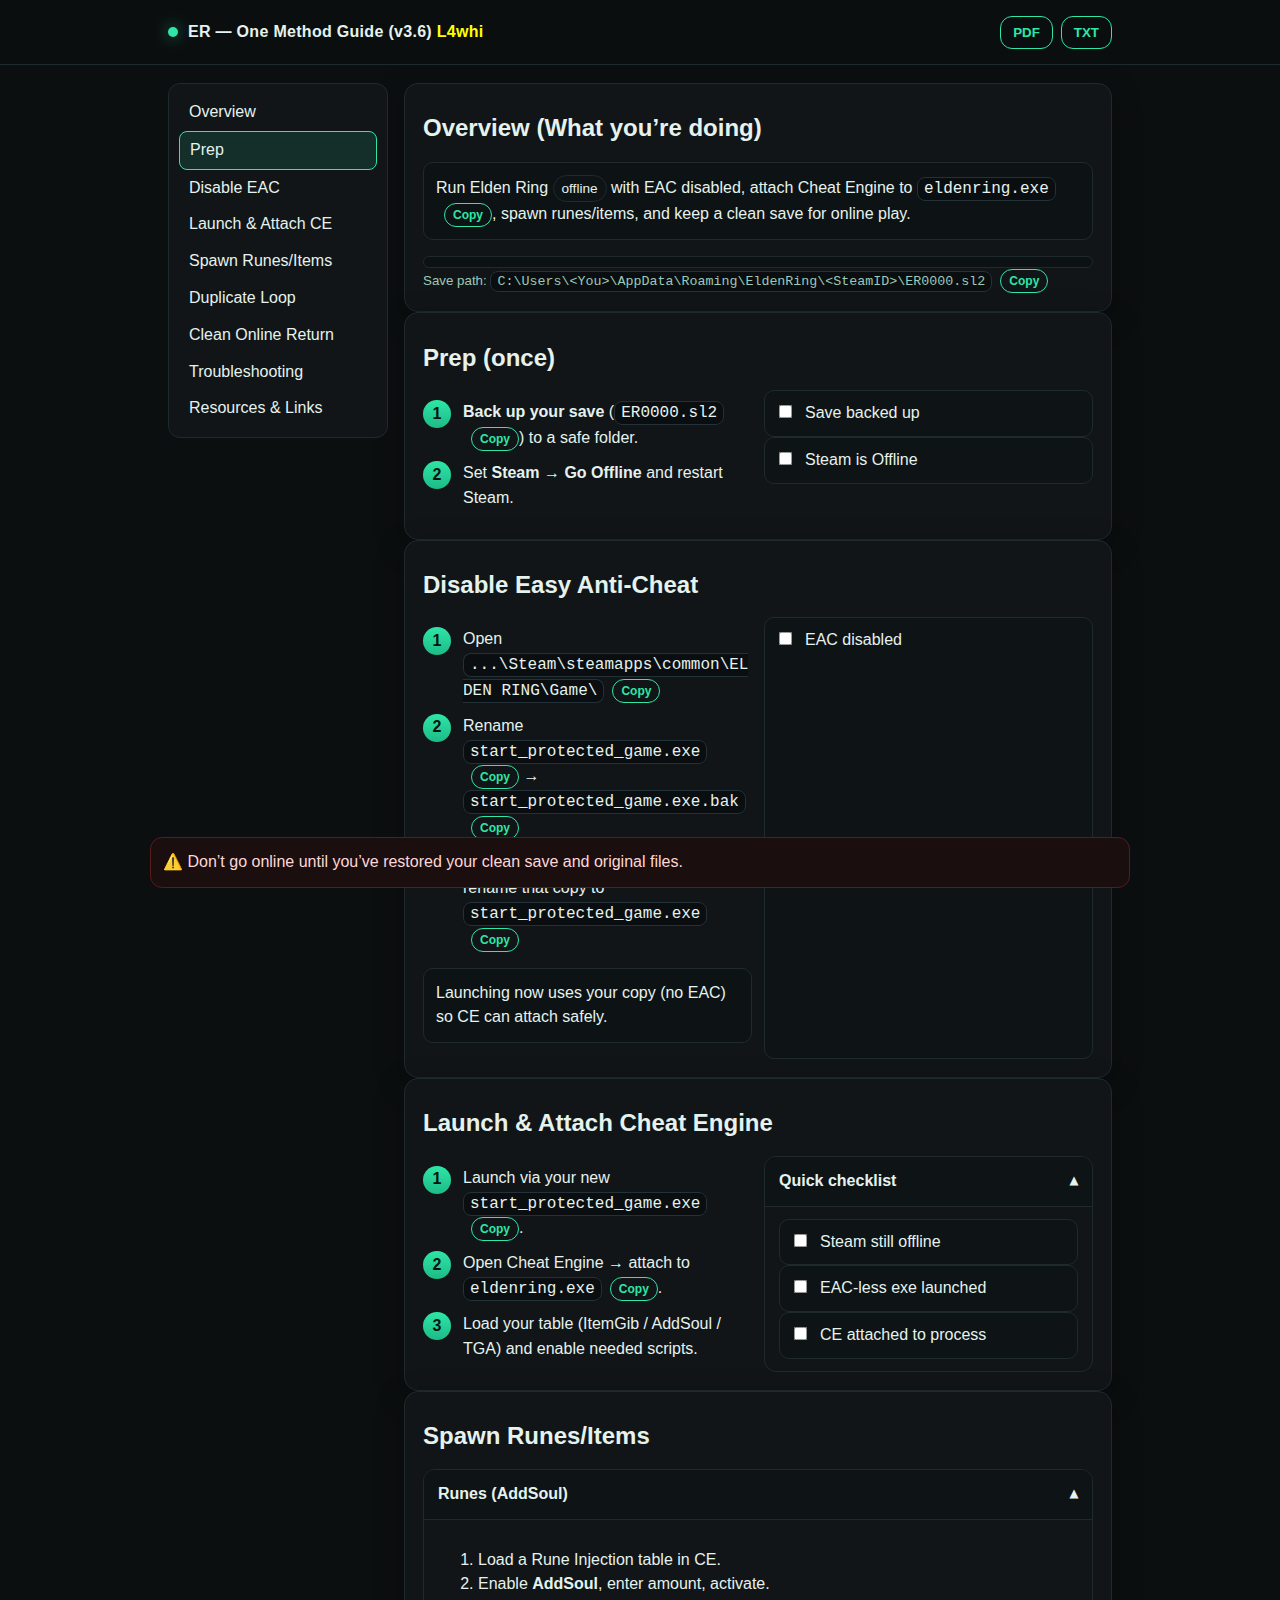
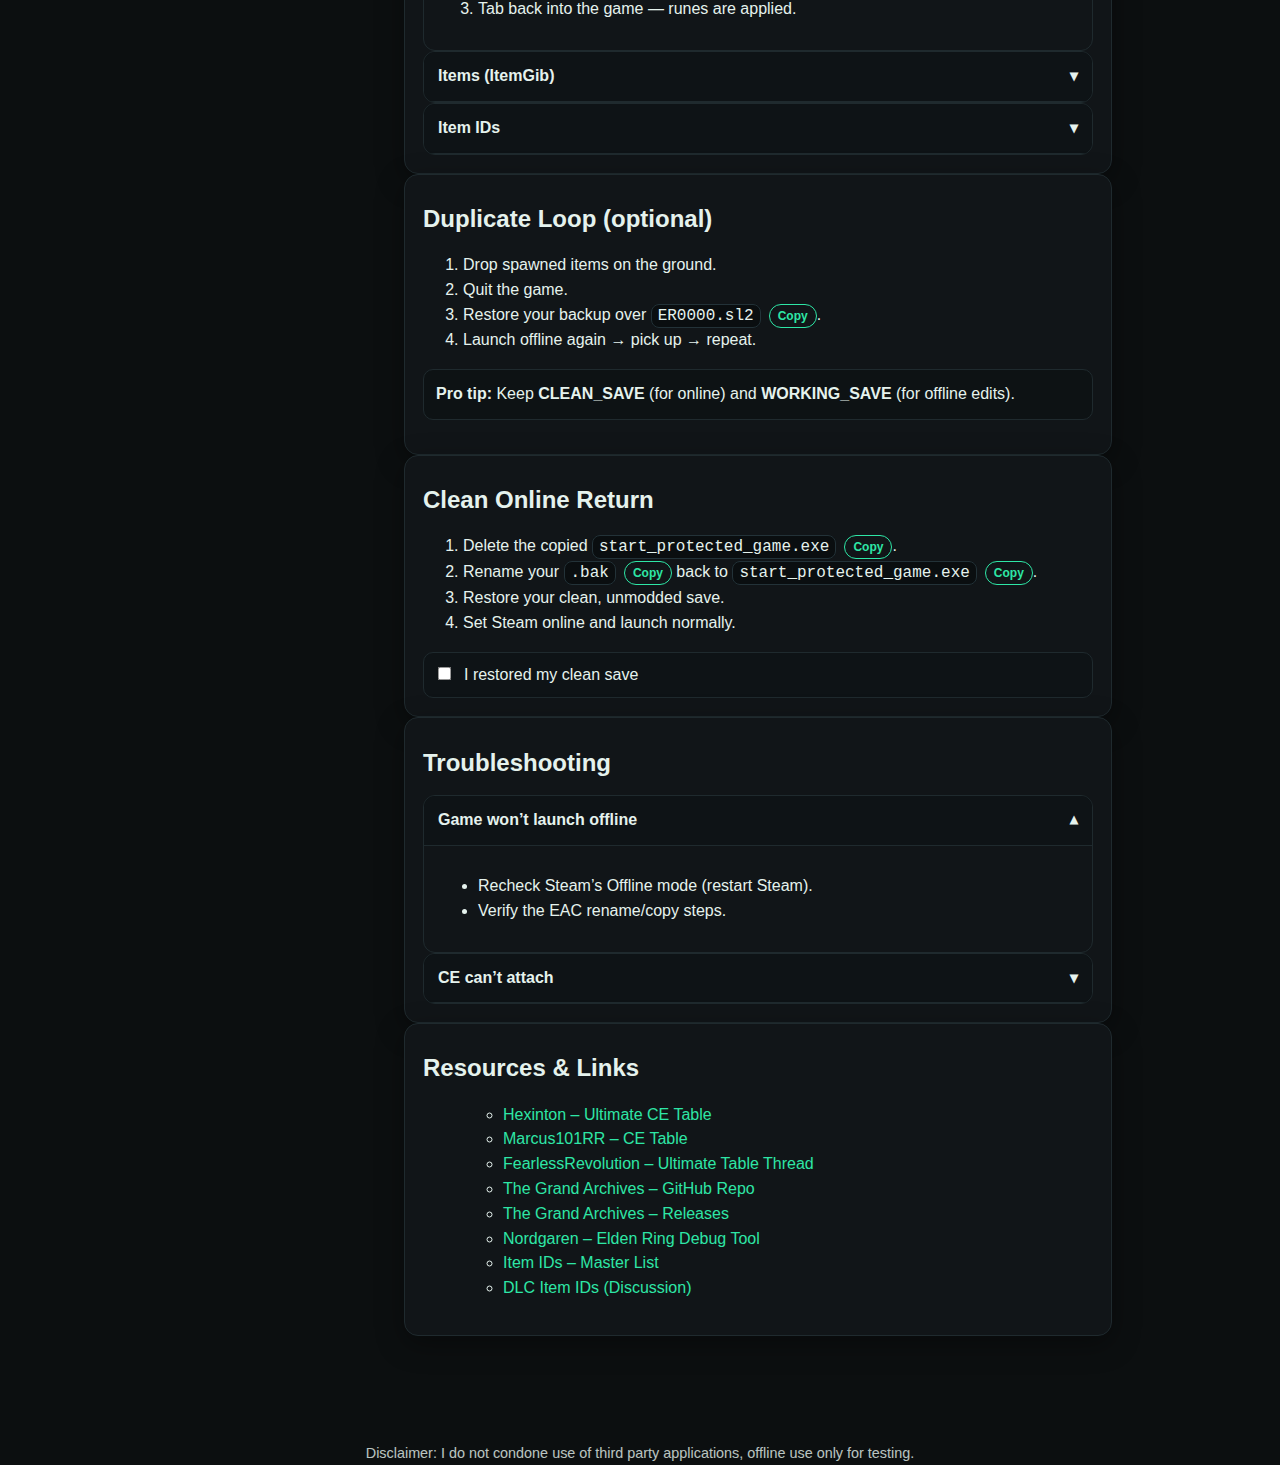
<file: index.html>
<!DOCTYPE html><html lang='en'><head><meta charset='utf-8'><meta name='viewport' content='width=device-width, initial-scale=1, viewport-fit=cover'><title>Elden Ring — One Method (v3.6)</title><meta name='theme-color' content='#0c0f10'><link rel='stylesheet' href='styles.css'></head><body>


<div id="progressbar" aria-hidden="true"></div>
<header>
  <div class="wrap">
        <div class="brand"><span class="dot"></span><span>ER — One Method Guide (v3.6) <a style="color:yellow" href="https://discord.com/users/1379567450533793903">L4whi</a></span></div>
    <div class="controls" title="Quick search: / or Ctrl/⌘+K">
      <button class="btn ghost menuBtn" id="menuBtn" title="Open menu">Menu</button>
      <button class="btn ghost" id="exportPDF" title="Export as PDF">PDF</button>
      <button class="btn ghost" id="exportTXT" title="Download all steps as .txt">TXT</button>
    </div>
  </div>
</header>

<div class="container">
  <aside class="side"><nav class="nav">
      <a href="#overview">Overview</a>
      <a href="#prep">Prep</a>
      <a href="#eac">Disable EAC</a>
      <a href="#launch">Launch & Attach CE</a>
      <a href="#spawn">Spawn Runes/Items</a>
      <a href="#dupe">Duplicate Loop</a>
      <a href="#online">Clean Online Return</a>
      <a href="#troubleshoot">Troubleshooting</a>
      <a href="#resources">Resources &amp; Links</a>
  </nav></aside>

  <main class="main" id="main">
    <section class="card" id="overview">
      <h2>Overview (What you’re doing)</h2>
      <p class="callout">Run Elden Ring <span class="badge">offline</span> with EAC disabled, attach Cheat Engine to <span class="kbd">eldenring.exe</span>, spawn runes/items, and keep a clean save for online play.</p>
      <div class="meter" title="Offline Safety Meter"><span id="meterbar"></span></div>
      <small class="muted">Save path: <span class="kbd">C:\Users\&lt;You&gt;\AppData\Roaming\EldenRing\&lt;SteamID&gt;\ER0000.sl2</span></small>
    </section>

    <section class="card" id="prep">
      <h2>Prep (once)</h2>
      <div class="grid two">
        <div>
          <div class="step"><div class="num">1</div><div><b>Back up your save</b> (<span class="kbd">ER0000.sl2</span>) to a safe folder.</div></div>
          <div class="step"><div class="num">2</div><div>Set <b>Steam → Go Offline</b> and restart Steam.</div></div>
        </div>
        <div>
          <div class="check"><input type="checkbox" id="c1"><label for="c1">Save backed up</label></div>
          <div class="check"><input type="checkbox" id="c2"><label for="c2">Steam is Offline</label></div>
        </div>
      </div>
    </section>

    <section class="card" id="eac">
      <h2>Disable Easy Anti‑Cheat</h2>
      <div class="grid two">
        <div>
          <div class="step"><div class="num">1</div><div>Open <span class="kbd">...\Steam\steamapps\common\ELDEN RING\Game\</span></div></div>
          <div class="step"><div class="num">2</div><div>Rename <span class="kbd">start_protected_game.exe</span> → <span class="kbd">start_protected_game.exe.bak</span></div></div>
          <div class="step"><div class="num">3</div><div>Copy <span class="kbd">eldenring.exe</span> and rename that copy to <span class="kbd">start_protected_game.exe</span></div></div>
          <p class="callout">Launching now uses your copy (no EAC) so CE can attach safely.</p>
        </div>
        <div class="check"><input type="checkbox" id="c3"><label for="c3">EAC disabled</label></div>
      </div>
    </section>

    <section class="card" id="launch">
      <h2>Launch & Attach Cheat Engine</h2>
      <div class="grid two">
        <div>
          <div class="step"><div class="num">1</div><div>Launch via your new <span class="kbd">start_protected_game.exe</span>.</div></div>
          <div class="step"><div class="num">2</div><div>Open Cheat Engine → attach to <span class="kbd">eldenring.exe</span>.</div></div>
          <div class="step"><div class="num">3</div><div>Load your table (ItemGib / AddSoul / TGA) and enable needed scripts.</div></div>
        </div>
        <div>
          <details class="group" open>
            <summary>Quick checklist</summary>
            <div class="inner">
              <div class="check"><input type="checkbox" id="l1"><label for="l1">Steam still offline</label></div>
              <div class="check"><input type="checkbox" id="l2"><label for="l2">EAC‑less exe launched</label></div>
              <div class="check"><input type="checkbox" id="l3"><label for="l3">CE attached to process</label></div>
            </div>
          </details>
        </div>
      </div>
    </section>

    <section class="card" id="spawn">
      <h2>Spawn Runes/Items</h2>
      <details class="group" open>
        <summary>Runes (AddSoul)</summary>
        <div class="inner">
          <ol>
            <li>Load a Rune Injection table in CE.</li>
            <li>Enable <b>AddSoul</b>, enter amount, activate.</li>
            <li>Tab back into the game — runes are applied.</li>
          </ol>
        </div>
      </details>
      <details class="group">
        <summary>Items (ItemGib)</summary>
        <div class="inner">
          <ol>
            <li>Load an Item Spawning table.</li>
            <li>Enable <b>ItemGib</b>, paste a valid Item ID + quantity.</li>
            <li>Activate → pick up the spawned item in‑game.</li>
          </ol>
        </div>
      </details>
      <details class="group">
        <summary>Item IDs</summary>
        <div class="inner">
          <ul>
            <li><a href="https://github.com/AltimorTASDK/EldenRing-ItemIDList" target="_blank" rel="noopener">Master Item ID List</a></li>
            <li><a href="https://github.com/Ariescyn/EldenRing-Save-Manager/issues/62" target="_blank" rel="noopener">DLC Item IDs discussion</a></li>
          </ul>
        </div>
      </details>
    </section>

    <section class="card" id="dupe">
      <h2>Duplicate Loop (optional)</h2>
      <ol>
        <li>Drop spawned items on the ground.</li>
        <li>Quit the game.</li>
        <li>Restore your backup over <span class="kbd">ER0000.sl2</span>.</li>
        <li>Launch offline again → pick up → repeat.</li>
      </ol>
      <p class="callout"><b>Pro tip:</b> Keep <b>CLEAN_SAVE</b> (for online) and <b>WORKING_SAVE</b> (for offline edits).</p>
    </section>

    <section class="card" id="online">
      <h2>Clean Online Return</h2>
      <ol>
        <li>Delete the copied <span class="kbd">start_protected_game.exe</span>.</li>
        <li>Rename your <span class="kbd">.bak</span> back to <span class="kbd">start_protected_game.exe</span>.</li>
        <li>Restore your clean, unmodded save.</li>
        <li>Set Steam online and launch normally.</li>
      </ol>
      <div class="check"><input type="checkbox" id="cleanSave"><label for="cleanSave">I restored my clean save</label></div>
    </section>

    <section class="card" id="troubleshoot">
      <h2>Troubleshooting</h2>
      <details class="group" open>
        <summary>Game won’t launch offline</summary>
        <div class="inner">
          <ul><li>Recheck Steam’s Offline mode (restart Steam).</li><li>Verify the EAC rename/copy steps.</li></ul>
        </div>
      </details>
      <details class="group">
        <summary>CE can’t attach</summary>
        <div class="inner">
          <ul><li>Confirm you launched the EAC‑less executable.</li><li>Attach to the correct process (<span class="kbd">eldenring.exe</span>).</li></ul>
        </div>
      </details>
    </section>
  

<section class="card" id="resources">
  <h2>Resources &amp; Links</h2>
  <ul>
  <ul>
    <li><a href="https://www.nexusmods.com/eldenring/mods/48" target="_blank" rel="noopener">Hexinton – Ultimate CE Table</a></li>
    <li><a href="https://www.nexusmods.com/eldenring/mods/54" target="_blank" rel="noopener">Marcus101RR – CE Table</a></li>
    <li><a href="https://fearlessrevolution.com/viewtopic.php?t=19348" target="_blank" rel="noopener">FearlessRevolution – Ultimate Table Thread</a></li>
    <li><a href="https://github.com/The-Grand-Archives/Elden-Ring-CT-TGA" target="_blank" rel="noopener">The Grand Archives – GitHub Repo</a></li>
    <li><a href="https://github.com/The-Grand-Archives/Elden-Ring-CT-TGA/releases" target="_blank" rel="noopener">The Grand Archives – Releases</a></li>
    <li><a href="https://github.com/Nordgaren/Elden-Ring-Debug-Tool" target="_blank" rel="noopener">Nordgaren – Elden Ring Debug Tool</a></li>
    <li><a href="https://github.com/AltimorTASDK/EldenRing-ItemIDList" target="_blank" rel="noopener">Item IDs – Master List</a></li>
    <li><a href="https://github.com/Ariescyn/EldenRing-Save-Manager/issues/62" target="_blank" rel="noopener">DLC Item IDs (Discussion)</a></li>
  </ul>

</section>


</main>
</div>

<!-- Back to Top -->
<div id="toTop"><button class="btn" type="button">▲ Top <small>(smooth)</small></button></div>

<div class="warn" id="warn">⚠️ Don’t go online until you’ve restored your clean save and original files.</div>
<script src='script.js'></script>
<div id="cmdk" role="dialog" aria-modal="true" aria-labelledby="cmdk-title" hidden>
  <div class="cmdk-backdrop"></div>
  <div class="cmdk-box" role="document">
    <div class="cmdk-head">
      <strong id="cmdk-title">Jump to…</strong>
      <span class="cmdk-hint">/ or ⌘K to open · Esc to close</span>
    </div>
    <input id="cmdk-input" type="text" aria-label="Type to filter sections" placeholder="Type a section name…" autocomplete="off">
    <ul id="cmdk-list" role="listbox" aria-label="Sections"></ul>
  </div>
</div>


<div id="toast" role="status" aria-live="polite" hidden></div>
<footer style="text-align:center; padding:10px; font-size:0.9em; opacity:0.8;">Disclaimer: I do not condone use of third party applications, offline use
only for testing.</footer>

</body></html>
</file>
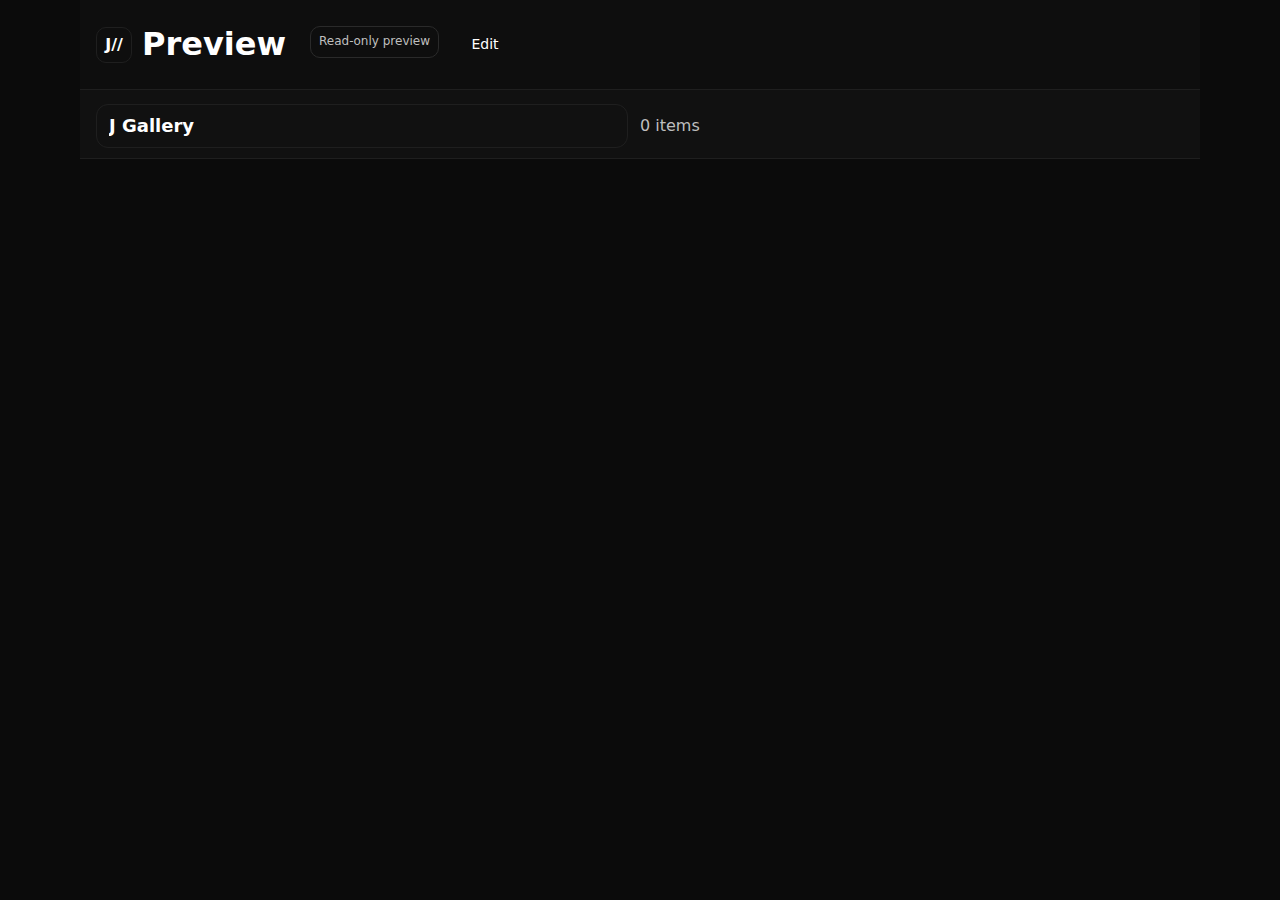
<file: preview.html>
<!doctype html>
<html lang="en">
<head>
  <meta charset="utf-8" />
  <meta name="viewport" content="width=device-width, initial-scale=1, viewport-fit=cover" />
  <title>J Gallery — Preview</title>
  <link rel="stylesheet" href="style.css" />
  <meta name="theme-color" content="#0b0b0b"/>
</head>
<body>
  <header class="shell">
    <div class="brand">
      <div class="logo">J//</div>
      <h1>Preview</h1>
    </div>
    <nav class="nav" aria-label="Toolbar">
      <span class="badge">Read‑only preview</span>
      <a class="btn sm" href="./index.html" style="text-decoration:none">Edit</a>
    </nav>
  </header>

  <section class="panel shell">
    <div class="row">
      <input id="galleryTitle" class="titleInput" placeholder="Gallery title" disabled />
      <span class="muted" id="count"></span>
    </div>
  </section>

  <main class="shell">
    <ul id="grid" class="grid" aria-live="polite"></ul>
  </main>

  <!-- Viewer (same structure for consistency) -->
  <div id="viewer" aria-hidden="true">
    <button type="button" class="v-close" aria-label="Close">✕</button>
    <button type="button" class="v-prev" aria-label="Previous">‹</button>
    <img class="v-img" alt="" />
    <button type="button" class="v-next" aria-label="Next">›</button>
    <div class="v-count"></div>
    <div class="v-fav" title="Favorite">★</div>
  </div>

  <script src="preview.js"></script>
</body>
</html>
</file>
<file: styles.css>
:root{--bg:#0c0f10;--card:#111518;--ink:#e5f2ed;--muted:#9ec8b7;--border:#1f2a2e;--mint:#2ee6a6;--mint-d:#1dbb86;--radius:14px;--max:980px;--pad:18px}
*{box-sizing:border-box} html{scroll-behavior:auto}
body{margin:0;background:var(--bg);color:var(--ink);font-family:ui-sans-serif,-apple-system,Segoe UI,Roboto,Helvetica,Arial;line-height:1.55;overflow-wrap:anywhere}
a{color:var(--mint);text-decoration:none} a:hover{text-decoration:underline}
header{position:sticky;top:0;background:#0b0e0f;border-bottom:1px solid var(--border);z-index:1000}
.wrap{max-width:var(--max);margin:0 auto;padding:10px var(--pad);display:flex;align-items:center;justify-content:space-between;gap:12px;height:64px}
.brand{font-weight:800;letter-spacing:.3px;display:flex;align-items:center;gap:10px}
.brand .dot{width:10px;height:10px;border-radius:50%;background:#2ee6a6;box-shadow:0 0 16px rgba(46,230,166,.6)}
.controls{display:flex;gap:8px;flex-wrap:wrap}
.btn{display:inline-block;background:linear-gradient(180deg,var(--mint),var(--mint-d));color:#05140e;border:none;border-radius:12px;padding:8px 12px;font-weight:700;cursor:pointer}
.btn.ghost{background:transparent;color:var(--mint);border:1px solid var(--mint)}
.container{max-width:var(--max);margin:0 auto;padding:var(--pad);display:grid;gap:16px;padding-bottom:96px;grid-template-columns:220px 1fr}
.side{position:sticky;top:76px;align-self:start;z-index:10;max-width:220px}
.side .nav{background:var(--card);border:1px solid var(--border);border-radius:12px;padding:10px}
.side .nav a{display:block;padding:8px 10px;border-radius:8px;color:var(--ink);line-height:1.3}
.side .nav a.active{background:rgba(46,230,166,.12);border:1px solid var(--mint)}
.side .nav a:hover{background:rgba(46,230,166,.12)}
.card{background:var(--card);border:1px solid var(--border);border-radius:var(--radius);padding:18px;box-shadow:0 8px 28px rgba(0,0,0,.35)}
.card h2{margin:.3em 0 .6em}
.grid{display:grid;gap:12px} @media(min-width:760px){.grid.two{grid-template-columns:1fr 1fr}}
.kbd{border:1px solid #233238;background:#0a0e10;border-radius:8px;padding:2px 6px;font-family:ui-monospace, SFMono-Regular, Menlo, Consolas, monospace}
small.muted{color:var(--muted)}
details.group{border:1px solid var(--border);border-radius:12px;overflow:hidden}
details.group summary{cursor:pointer;display:flex;align-items:center;gap:8px;padding:12px 14px;background:#0e1316;border-bottom:1px solid var(--border);font-weight:700}
details.group summary::after{content:"▾";margin-left:auto;transition:transform .2s ease}
details.group[open] summary::after{transform:rotate(-180deg)}
details.group .inner{padding:12px 14px}
.step{display:flex;gap:12px;align-items:flex-start;margin:10px 0}
.step .num{min-width:28px;height:28px;border-radius:50%;background:linear-gradient(180deg,var(--mint),var(--mint-d));color:#04140e;display:grid;place-items:center;font-weight:800}
.check{display:flex;gap:10px;align-items:flex-start;padding:10px;border:1px solid var(--border);border-radius:10px;background:#0e1316}
.check input{transform:scale(1.05);margin-top:4px}
.callout{padding:12px;border:1px solid var(--border);border-radius:10px;background:#0d1214}
.badge{display:inline-block;padding:2px 8px;border-radius:999px;background:#0e1316;border:1px solid var(--border);font-size:.85rem}
.tools{display:grid;gap:10px}
.copyrow{display:flex;gap:8px;align-items:center;flex-wrap:wrap}
.copyrow code{background:#0e1316;border:1px solid var(--border);padding:6px 8px;border-radius:8px;font-family:ui-monospace, SFMono-Regular, Menlo, Consolas, monospace}
.meter{height:12px;border-radius:999px;background:#0c1113;border:1px solid var(--border);overflow:hidden}
.meter > span{display:block;height:100%;width:0;background:linear-gradient(90deg,#ff5e5e,#ffc857,#2ee6a6)}
.tabs{display:flex;gap:8px;flex-wrap:wrap;margin-bottom:8px}
.tabs button{background:transparent;border:1px solid var(--border);color:var(--ink);padding:8px 12px;border-radius:8px;cursor:pointer;flex:1 1 auto}
.tabs button.active{border-color:var(--mint);color:var(--mint)}
.tabcontent{display:none} .tabcontent.active{display:block} .tabcontent a{display:inline-block;max-width:100%}
.warn{position:fixed;left:0;right:0;bottom:12px;margin:auto;max-width:var(--max);padding:12px;border:1px solid #5a1b1b;background:#1a0e0e;color:#ffd7d7;border-radius:12px;display:none;z-index:900}
[id]{scroll-margin-top:100px}
.menuBtn{display:none}
@media(max-width:900px){.container{grid-template-columns:1fr}.side{position:fixed;left:0;top:64px;bottom:0;width:85vw;max-width:320px;transform:translateX(-110%);transition:transform .25s ease;z-index:999}.side.open{transform:translateX(0)}.menuBtn{display:inline-block}}
#toTop{position:fixed;right:16px;bottom:16px;z-index:1100;opacity:0;pointer-events:none;transition:opacity .2s ease, transform .2s ease;transform:translateY(8px)}
#toTop.show{opacity:1;pointer-events:auto;transform:none} #toTop .btn{border-radius:999px;padding:10px 14px} #toTop small{opacity:.8}
@media print{header,.side,.warn,.controls,#toTop{display:none !important} body{background:#fff;color:#000} .card{break-inside:avoid}}


#cmdk[hidden]{display:none}
#cmdk .cmdk-backdrop{position:fixed;inset:0;background:rgba(0,0,0,.55);backdrop-filter:blur(2px);z-index:1198}
#cmdk .cmdk-box{position:fixed;left:50%;top:12vh;transform:translateX(-50%);width:min(720px,92vw);background:var(--card);border:1px solid var(--border);border-radius:12px;box-shadow:0 12px 40px rgba(0,0,0,.45);z-index:1199}
#cmdk .cmdk-head{display:flex;justify-content:space-between;align-items:center;padding:10px 12px;border-bottom:1px solid var(--border)}
#cmdk #cmdk-input{width:100%;padding:12px;border:0;border-bottom:1px solid var(--border);background:#0e1316;color:var(--ink);font-size:16px;border-radius:12px 12px 0 0}
#cmdk #cmdk-list{list-style:none;margin:0;padding:6px 6px 10px 6px;max-height:46vh;overflow:auto}
#cmdk #cmdk-list li{padding:10px 10px;border-radius:8px;cursor:pointer}
#cmdk #cmdk-list li[aria-selected="true"]{background:rgba(46,230,166,.12);border:1px solid var(--mint)}


/* tiny toast (non-intrusive) */
#toast{position:fixed;left:50%;bottom:20px;transform:translateX(-50%);max-width:80vw;
background:var(--card);border:1px solid var(--border);color:var(--ink);padding:10px 14px;
border-radius:10px;box-shadow:0 8px 24px rgba(0,0,0,.35);z-index:1300;opacity:0;transition:opacity .15s ease, transform .15s ease}
#toast.show{opacity:1;transform:translateX(-50%) translateY(0)}


/* Header height and button overflow fix */
header .wrap {
  min-height: 70px; /* more breathing room */
  flex-wrap: wrap;
}

.controls {
  flex-wrap: wrap;
  gap: 8px;
}

.controls .btn {
  flex: 0 0 auto;
  white-space: nowrap;
}


/* --- header overflow + height handling (non-intrusive) --- */
header .wrap{
  height:auto;           /* allow it to grow if controls wrap */
  min-height:64px;       /* keep original baseline height */
  flex-wrap:wrap;        /* let controls move to next line on narrow widths */
  row-gap:8px;           /* tidy spacing when wrapped */
}
.controls{flex-wrap:wrap;gap:8px}
.controls .btn{white-space:nowrap;flex:0 0 auto}


/* ====== REAPER Intro Overlay ====== */
.app.hidden{display:none; opacity:0}
.app.show{display:block; opacity:1}

.crt{position:fixed; inset:0; pointer-events:none; background:repeating-linear-gradient(0deg, rgba(0,0,0,.0) 0, rgba(0,0,0,.0) 1px, rgba(0,0,0,.06) 2px, rgba(0,0,0,.06) 3px); mix-blend-mode:overlay; opacity:.45}
.intro{position:fixed; inset:0; z-index:2000; display:grid; place-items:center; background: radial-gradient(60% 60% at 50% 10%, rgba(46,230,166,.08), transparent 60%), var(--bg); transition: opacity .8s ease}
.intro.hidden{opacity:0; pointer-events:none}

.terminal{width:min(1000px, 92vw); height:min(560px, 70vh); background:#050806; border:1px solid var(--border); border-radius:12px; box-shadow:0 30px 80px rgba(0,0,0,.45), inset 0 0 60px rgba(46,230,166,.06); padding:22px; position:relative; overflow:hidden}
#term{margin:0; white-space:pre-wrap; color:#b6ffd0; text-shadow:0 0 6px rgba(46,230,166,.45); line-height:1.35; font-family:ui-monospace, SFMono-Regular, Menlo, Consolas, monospace}
.caret{width:10px; height:1.2em; background:#2ee6a6; display:inline-block; vertical-align:bottom; margin-left:2px; animation:blink 1s step-end infinite}
@keyframes blink{50%{opacity:0}}

.reaper{position:absolute; inset:0; display:grid; place-items:center; font-size:clamp(48px, 12vw, 160px); font-weight:900; letter-spacing:.06em; color:#2ee6a6; text-shadow:0 0 22px rgba(46,230,166,.55); opacity:0; transform:scale(.95); transition: opacity .4s ease, transform .4s ease}

.intro-controls{position:fixed; bottom:16px; left:50%; transform:translateX(-50%); display:flex; gap:10px; z-index:2001; flex-wrap:wrap; justify-content:center}

.slash-wrap{position:absolute; inset:0; pointer-events:none}
#scythe{position:absolute; width:min(1200px, 140vw); left:50%; top:10%; transform:translateX(-50%) rotate(-38deg) translateY(-100vh); transition: transform .7s cubic-bezier(.2,.8,.2,1); opacity:.98}
.slash-wrap.active #scythe{transform:translateX(-50%) rotate(-12deg) translateY(0)}
.slash{position:absolute; inset:-10% -10%; background: conic-gradient(from 210deg, rgba(46,230,166,0), rgba(46,230,166,.18), rgba(46,230,166,0)); mask: radial-gradient(80% 10% at 50% 50%, black 40%, transparent 42%); opacity:0; transition: opacity .25s ease}
.slash-wrap.active .slash{opacity:1}
</file>
<file: style.css>
/* v3.8 — Classic layout, icon toolbar, mixed spacing */
    :root{ --bg:#0b0b0b; --panel:#111; --ink:#fff; --ink-dim:#bfbfbf; --line:#1f1f1f; }
    *{box-sizing:border-box} html,body{height:100%}
    body{margin:0;background:var(--bg);color:var(--ink);font:16px/1.45 ui-sans-serif,system-ui,-apple-system,Segoe UI,Roboto,Helvetica,Arial;padding-bottom:env(safe-area-inset-bottom)}
    .shell{max-width:1120px;margin:0 auto;padding:0 16px}
    header.shell{display:flex;align-items:center;justify-content:space-between;gap:12px;min-height:64px;border-bottom:1px solid var(--line);background:#0e0e0e;position:sticky;top:0;z-index:10}
    .brand{display:flex;align-items:center;gap:10px;flex:0 0 auto}
    .logo{width:36px;height:36px;border-radius:10px;border:1px solid var(--line);display:grid;place-items:center;font-weight:800}
    .nav{ overflow:visible; 
      display:flex;flex:1 1 auto;
        
      -webkit-overflow-scrolling: touch; scrollbar-width: none;
    padding-top:6px;padding-bottom:8px;display:flex;align-items:flex-start;gap:12px;padding:8px 12px;overflow-x:auto;white-space:nowrap;scroll-snap-type:x mandatory;-webkit-overflow-scrolling:touch;}
    .nav::-webkit-scrollbar{ display:none display:flex;align-items:flex-start;gap:12px;padding:8px 12px;overflow-x:auto;white-space:nowrap;scroll-snap-type:x mandatory;-webkit-overflow-scrolling:touch;}
    .icon-btn, .btn{position:relative;background:#151515;color:#fff;cursor:pointer;touch-action:manipulationflex-direction:column;align-items:center;justify-content:center;gap:6px;min-width:56px;display:flex;flex-direction:column;align-items:center;justify-content:center;gap:8px;padding:10px 12px;min-width:68px;height:auto;background:transparent;border:none;}
    .btn{padding:12px 14px;white-space:nowrap}
    .icon-btn{width:42px;display:grid;place-items:center;flex:0 0 autodisplay:flex;flex-direction:column;align-items:center;justify-content:center;gap:8px;padding:10px 12px;min-width:68px;height:auto;background:transparent;border:none;}
    
    .icon-btn{display:flex;flex-direction:column;align-items:center;justify-content:center;gap:6pxdisplay:flex;flex-direction:column;align-items:center;justify-content:center;gap:8px;padding:10px 12px;min-width:68px;height:auto;background:transparent;border:none;}
    .icon-label{display:block;font-size:11px;line-height:1.1;color:#d0d0d0;text-align:center;white-space:normal;max-width:72px}
/* Hide labels only on very wide screens (desktop/large tablets) */
@media (min-width: 1000px){
  .icon-label{display:block;font-size:11px;line-height:1.1;color:#d0d0d0;text-align:center;white-space:normal;max-width:72px}
}
    .icon-btn:hover, .btn:hover{background:#1a1a1a;transform:translateY(-1px);transition:transform .18s,background .18sdisplay:flex;flex-direction:column;align-items:center;justify-content:center;gap:8px;padding:10px 12px;min-width:68px;height:auto;background:transparent;border:none;}
    .btn.primary{border-color:#2b3bff;color:#cfd4ff}
    .btn.danger{border-color:#3a1e1e;color:#ffbdbd}
    .file-btn{position:relative;overflow:hidden}
    .file-btn input{position:absolute;inset:0;opacity:0;cursor:pointer;-webkit-appearance:none;appearance:none}
    .badge{font-size:12px;border:1px solid #2a2a2a;padding:6px 8px;border-radius:10px;color:#bfbfbf}
    .panel{padding:14px 16px 10px;border-bottom:1px solid var(--line);background:var(--panel)}
    .row{display:grid;grid-template-columns:1fr 1fr auto;gap:12px;align-items:center}
    .titleInput{width:100%;background:transparent;color:#fff;border:1px solid var(--line);border-radius:12px;padding:10px 12px;font:600 18px/1.2 ui-sans-serif, system-ui}
    .filters{display:grid;grid-template-columns: minmax(220px,1fr) auto; gap:12px; align-items:center}
    .search{width:100%;background:#0e0e0e;border:1px solid var(--line);color:#fff;padding:12px 14px;border-radius:12px;min-width:0}
    .tagFilters{display:flex;gap:8px;align-items:center;overflow-x:auto;white-space:nowrap;padding:6px 2px;-webkit-overflow-scrolling: touch; scrollbar-width: none}
    .tagFilters::-webkit-scrollbar{ display:none }
    .btn.sm{padding:8px 10px;border-radius:10px;font-size:14px}
    .muted{color:#bfbfbf}

    .grid{list-style:none;margin:0;padding:18px 0 24px;display:grid;gap:16px;grid-template-columns:repeat(auto-fill,minmax(var(--card-min,240px),1fr))}
    .card{border:1px solid var(--line);border-radius:14px;overflow:hidden;background:#111;display:flex;flex-direction:column;position:relative}
    .media{background:#0f0f0f;position:relative}
    .thumb{width:100%;aspect-ratio:4/3;object-fit:cover;display:block}
    .fav{position:absolute;right:6px;bottom:6px;border:1px solid #2a2a2a;background:#101010c0;color:#ffdf5f;border-radius:10px;padding:6px 8px;font-size:16px;cursor:pointer}

    .sel{position:absolute;top:10px;left:10px;display:flex;align-items:center;gap:6px;background:#0e0e0ee6;border:1px solid #2a2a2a;border-radius:10px;padding:4px 6px}
    .sel input{width:16px;height:16px}
    .sel span{font-size:12px;color:#bbb}

    .meta{padding:12px;display:grid;gap:10px}
    .title,.desc,.tags{width:100%;background:#0e0e0e;color:#fff;border:1px solid var(--line);padding:10px 12px;border-radius:12px;font-size:16px}
    .desc{resize:vertical;min-height:44px}
    .actions{display:flex;gap:10px;flex-wrap:wrap;justify-content:flex-end}

    .tagchips{display:flex;gap:6px;flex-wrap:wrap}
    .tagchip{padding:4px 8px;border-radius:999px;border:1px solid #2a2a2a;font-size:12px;cursor:pointer;user-select:none}

    .foot{padding:14px 16px 24px;border-top:1px solid var(--line);color:#8d8d8d}

    /* Viewer */
    #viewer{ position:fixed; inset:0; background:rgba(0,0,0,.95); display:none; align-items:center; justify-content:center; z-index:9999; overflow:hidden; }
    #viewer.on{ display:flex }
    #viewer .v-img{ max-width:none; max-height:none; transform-origin:center center; transition:opacity .18s ease; opacity:0 }
    #viewer.show .v-img{ opacity:1 }
    #viewer .v-prev, #viewer .v-next, #viewer .v-close, #viewer .v-fav{
      position:absolute; background:#101010e0; border:1px solid #2a2a2a; color:#fff;
      width:44px; height:44px; border-radius:12px; display:grid; place-items:center; cursor:pointer; font-size:24px;
    }
    #viewer .v-prev{ left: calc(env(safe-area-inset-left) + 12px); top:50%; transform:translateY(-50%) }
    #viewer .v-next{ right: calc(env(safe-area-inset-right) + 12px); top:50%; transform:translateY(-50%) }
    #viewer .v-close{ top:16px; right:16px; font-size:18px }
    #viewer .v-fav{ top:16px; left:16px; color:#ffdf5f }
    #viewer .v-count{ position:absolute; bottom:16px; left:50%; transform:translateX(-50%); font-size:12px; color:#ddd; background:#101010e0; border:1px solid #2a2a2a; padding:6px 10px; border-radius:10px }

    /* Responsive tweaks: stack smarter, keep header horizontal */
    @media (max-width: 720px){
      .row{grid-template-columns:1fr; gap:10px}
      .filters{grid-template-columns: 1fr; gap:10px}
    }
    @media (max-width: 430px){
      header.shell{min-height:56px}
      .grid{gap:12px}
      .btn.sm{font-size:13px}
    }
  
/* Settings: label control classes */
body.labels-off .icon-label{display:block;font-size:11px;line-height:1.1;color:#d0d0d0;text-align:center;white-space:normal;max-width:72px}
body.labels-on .icon-label{display:block;font-size:11px;line-height:1.1;color:#d0d0d0;text-align:center;white-space:normal;max-width:72px}

/* Settings panel */
#settingsPanel{ position:fixed; inset:0; display:none; z-index:10000; }
#settingsPanel.on{ display:block }
#settingsPanel .backdrop{ position:absolute; inset:0; background:rgba(0,0,0,.6); backdrop-filter:saturate(120%) blur(2px); }
#settingsPanel .sheet{
  position:absolute; right:0; top:0; height:100%; width:min(92vw, 380px);
  background:#0f0f0f; border-left:1px solid #222; padding:14px; overflow:auto;
}
#settingsPanel h2{ margin:4px 0 12px; font-size:18px }
.settings-row{ display:grid; grid-template-columns: 1fr; gap:10px; margin-bottom:14px }
.settings-row label{ font-size:13px; color:#cfcfcf }
.settings-row input[type="range"]{ width:100% }
.settings-actions{ display:flex; gap:10px; flex-wrap:wrap }
#settingsClose{ position:absolute; top:10px; right:10px; background:#111; color:#fff; border:1px solid #333; border-radius:10px; padding:6px 10px; cursor:pointer }
.small{ font-size:12px; color:#9d9d9d }

/* Settings panel – uncut on iPhone */
#settingsPanel{ position:fixed; inset:0; display:none; z-index:2147483647; }
#settingsPanel.on{ display:block }
#settingsPanel .backdrop{ position:absolute; inset:0; background:rgba(0,0,0,.6); backdrop-filter:saturate(120%) blur(2px); }
#settingsPanel .sheet{
  position:absolute; right:0; top:0; height:100dvh; min-height:100dvh; width:min(92vw, 400px);
  padding:14px; background:#0f0f0f; border-left:1px solid #222; overflow:auto;
  padding-bottom:calc(14px + env(safe-area-inset-bottom));
}

button.icon-btn, label.icon-btn, .file-btn {
    border: none !important;
    background: none !important;
    
display:flex;flex-direction:column;align-items:center;justify-content:center;gap:8px;padding:10px 12px;min-width:68px;height:auto;background:transparent;border:none;}

label.icon-btn.file-btn{overflow:visibledisplay:flex;flex-direction:column;align-items:center;justify-content:center;gap:8px;padding:10px 12px;min-width:68px;height:auto;background:transparent;border:none;}

.icon-btn{scroll-snap-align:center}

button.icon-btn, label.icon-btn{border:none !important;border-radius:0 !important;background:transparent !important}

.icon-btn i, 

.icon-btn{color:#fff}



.nav{color:#fff}


/* === Clean toolbar rules === */
.icon-btn{
  display:flex;
  flex-direction:column;
  align-items:center;
  justify-content:center;
  gap:8px;
  padding:10px 12px;
  min-width:68px;
  height:auto;
  background:transparent;
  border:none;
  color:#fff;
  scroll-snap-align:center;
}
.icon-btn svg{
  display:block;
  width:22px;
  height:22px;
  stroke: currentColor;
  fill: none;
}
.icon-label{
  display:block;
  font-size:11px;
  line-height:1.1;
  color:#d0d0d0;
  text-align:center;
  white-space:normal;
  max-width:72px;
  margin-top:2px;
}
@media (min-width: 1000px){
  .icon-label{ display:none; }
}
.nav{
  display:flex;
  align-items:flex-start;
  gap:12px;
  padding:8px 12px;
  overflow-x:auto;
  white-space:nowrap;
  scroll-snap-type:x mandatory;
  -webkit-overflow-scrolling:touch;
  color:#fff;
}
label.icon-btn.file-btn{ overflow:visible }



/* safer tap targets + safe-area clamping */
#viewer .v-prev, #viewer .v-next, #viewer .v-close, #viewer .v-fav{
  min-width: 44px;
  min-height: 44px;
  z-index: 10001;
  touch-action: manipulation;
}
</file>
